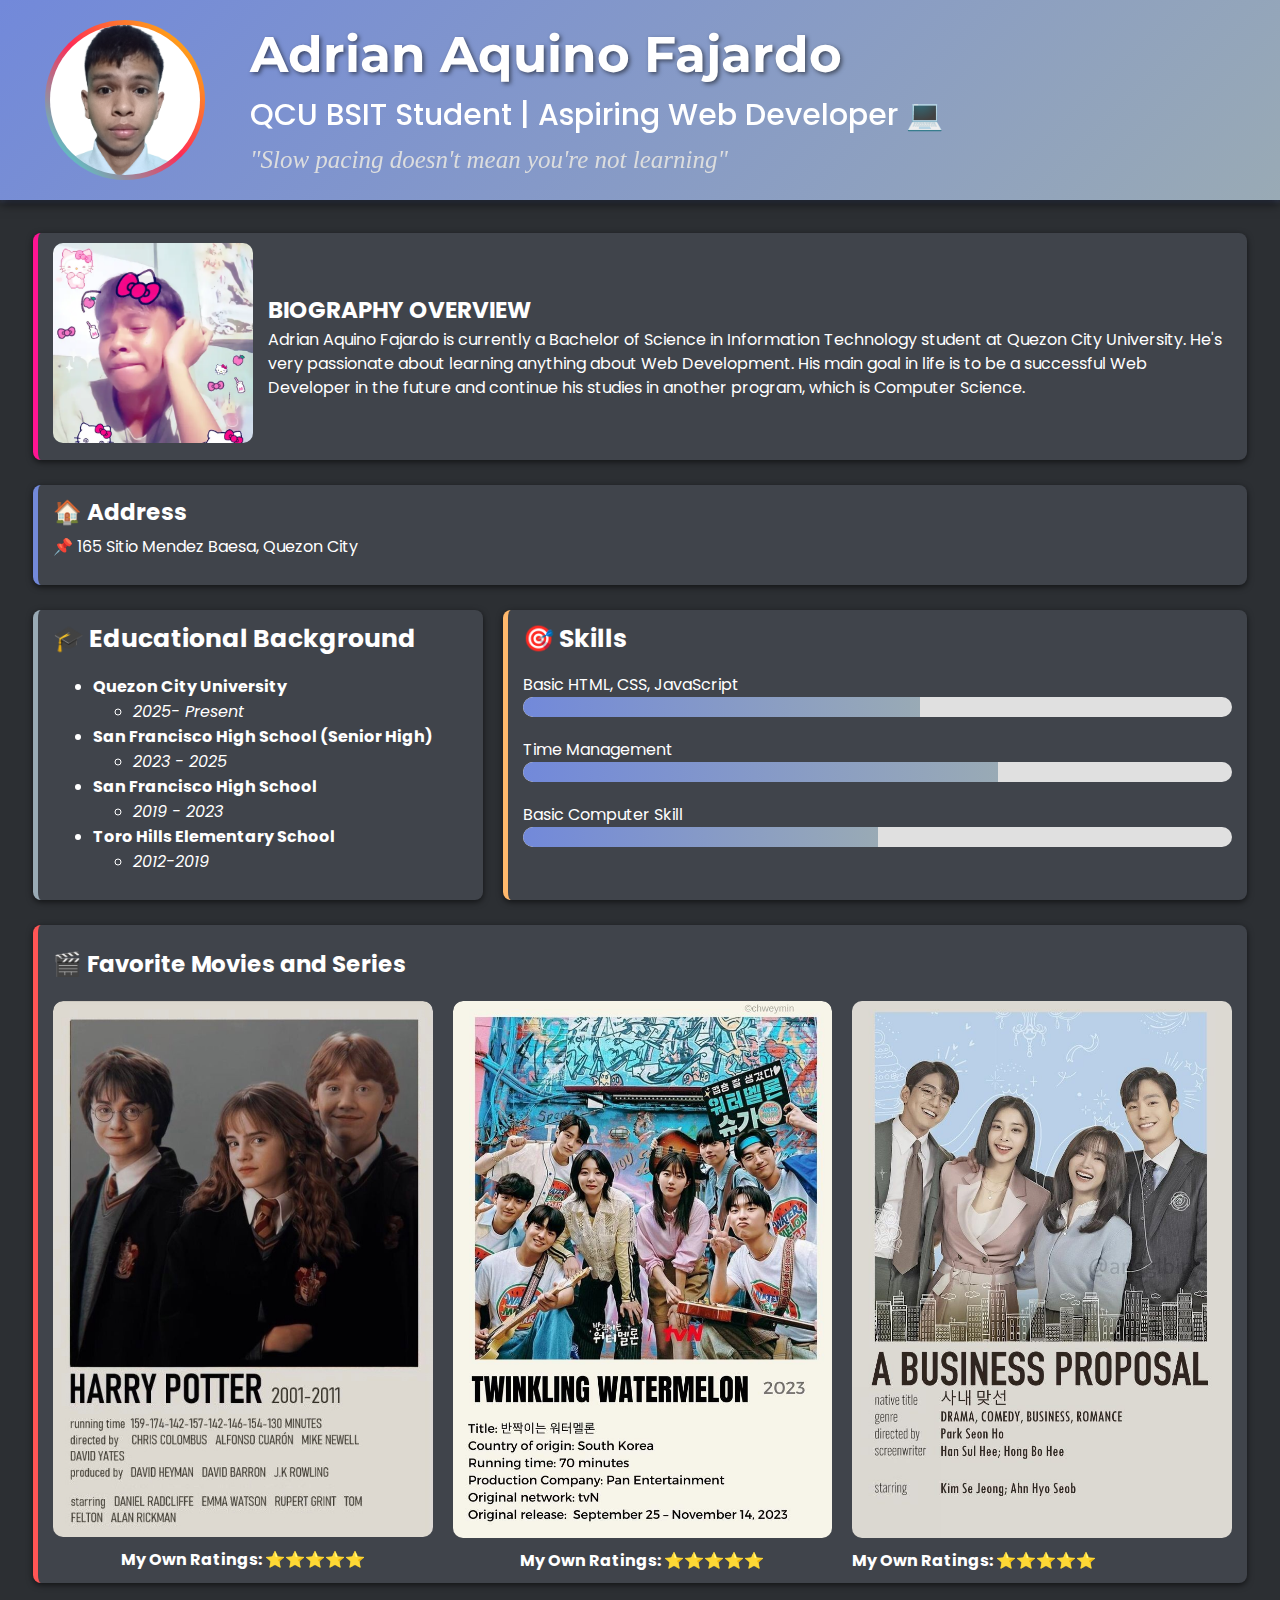
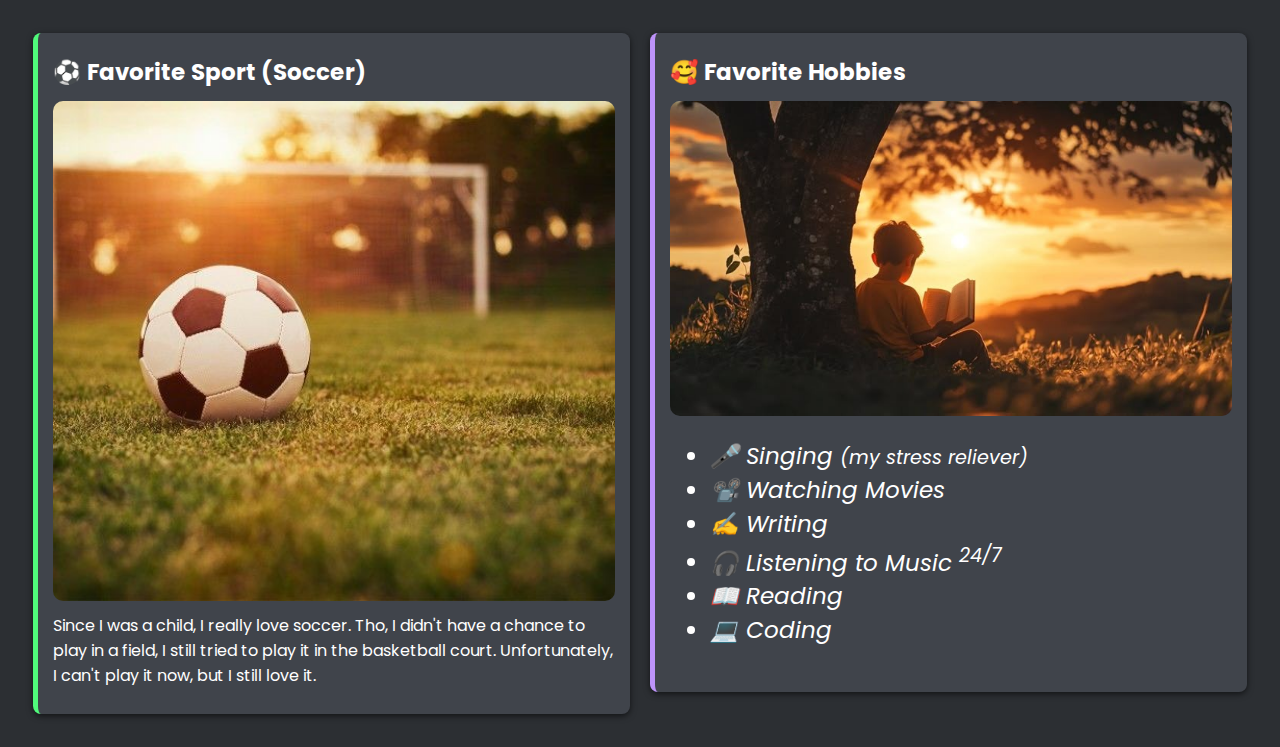
<file: index.html>
<!DOCTYPE html>
<html lang="en">
<head>
  <meta charset="UTF-8">
  <meta http-equiv="X-UA-Compatible" content="IE=Edge">
  <meta name="viewport" content="width=device-width, initial-scale=1.0">
  
  <link rel="stylesheet" href="style.css">

  <title>Fajardo's Infographics</title>
 
  <link rel="preconnect" href="https://fonts.googleapis.com">
  <link rel="preconnect" href="https://fonts.gstatic.com" crossorigin>
  <link href="https://fonts.googleapis.com/css2?family=Roboto+Condensed:ital,wght@0,100..900;1,100..900&family=Roboto:ital,wght@0,100..900;1,100..900&display=swap" rel="stylesheet"> 
  
  <link rel="preconnect" href="https://fonts.googleapis.com">
  <link rel="preconnect" href="https://fonts.gstatic.com" crossorigin>
  <link href="https://fonts.googleapis.com/css2?family=Poppins:ital,wght@0,100;0,200;0,300;0,400;0,500;0,600;0,700;0,800;0,900;1,100;1,200;1,300;1,400;1,500;1,600;1,700;1,800;1,900&family=Roboto+Condensed:ital,wght@0,100..900;1,100..900&family=Roboto:ital,wght@0,100..900;1,100..900&display=swap" rel="stylesheet">
  
  <link rel="preconnect" href="https://fonts.googleapis.com">
  <link rel="preconnect" href="https://fonts.gstatic.com" crossorigin>
  <link href="https://fonts.googleapis.com/css2?family=Montserrat:ital,wght@0,100..900;1,100..900&family=Poppins:ital,wght@0,100;0,200;0,300;0,400;0,500;0,600;0,700;0,800;0,900;1,100;1,200;1,300;1,400;1,500;1,600;1,700;1,800;1,900&family=Roboto+Condensed:ital,wght@0,100..900;1,100..900&family=Roboto:ital,wght@0,100..900;1,100..900&display=swap" rel="stylesheet">
</head>

<body>
  <div class="header-section">
    
    <div class="left-section">
      <div class="picture-area">
        <img class="my-pic" src="images/profile-pic.png">
      </div>
    </div>
    
    <div class="middle-section">
      <div class="info-area">
              <div class="my-name">Adrian Aquino Fajardo </div>
              <div class="short-desc">QCU BSIT Student | Aspiring Web Developer 💻</div>
              <font color="#DCDDDE"><div class="motto">"Slow pacing doesn't mean you're not learning"</div></font>
      </div>
    </div>
    
    <div class="right-section"></div>
  </div>
  
  <main class="main">
  <div class="main-container">
    
    <div class="biography-overview">
      <div class="bio-picture">
        <img src="images/hellokitty-me.jpg">
      </div>

      <div class="biography-explanation">
              <b><div style="font-size: 23px">BIOGRAPHY OVERVIEW</div></b>
        Adrian Aquino Fajardo is currently a Bachelor of Science in Information Technology student at Quezon City University. He's very passionate about learning anything about Web Development. His main goal in life is to be a successful Web Developer in the future and continue his studies in another program, which is Computer Science. 
      </div>
    </div>
    <div class="address-section">
      <b>
        <span class="address-name">🏠 Address</span> 
      </b>
      <ul>
        <li>165 Sitio Mendez Baesa, Quezon City</li>
      </ul>
    </div>
    
   <div class="info-container">
     <div class="educ-bg">
      <span class="educ-title">🎓 Educational Background</span>
      <ul>
        <li class="qcu-li-logo"> <b>Quezon City University</b>
          <ul>
            <i><li>2025- Present</li></i>
          </ul>
        </li>
        
        <li><b>San Francisco High School (Senior High)</b>
          <ul>
            <i>
              <li>2023 - 2025</li> 
            </i>
          </ul>
        </li>
        
        <li><b>San Francisco High School</b>
          <ul>
            <i>
               <li>2019 - 2023</li> 
            </i>
          </ul>
        </li>
        
        <li><b>Toro Hills Elementary School</b>
          <ul>
            <i><li>2012-2019</li></i>
          </ul>
        </li>
      </ul>
    </div>
    
    
    <div class="skills-bg">
      
      <div class="skill-title">🎯 Skills</div>
      <div class="skill-name">Basic HTML, CSS, JavaScript</div>
      <div class="skill-bar">
        <div class="skill-fill" style=" width:56%" ></div>
      </div>
      

      <div class="skill-name">Time Management</div>
      <div class="skill-bar">
        <div class="skill-fill" style=" width: 67%"></div>
      </div>
      
      <div class="skill-name">Basic Computer Skill</div>
      <div class="skill-bar">
        <div class="skill-fill" style=" width: 50%"></div>
      </div>
      
    </div>
   </div>
   
   <div class="movies-box">
     
     <div class="title-section"><b>🎬 Favorite Movies and Series</b></div>
     
     <div class="grid-movies">
       <div class="movie-one">
         <div class="movie-one-image">
            <a href="https://youtu.be/w81GvNtsKp8?si=9aO4b_VVi-E8xyZl">
                      <img class="harry-potter-image" src="images/harry-potter.jpg">
            </a>
         </div>
         <div class="movie-one-title"><b>My Own Ratings: ⭐⭐⭐⭐⭐</b></div>
         <div class="movie-one-desc"></div>
       </div>

      <div class="movie-two">
         <div class="movie-two-image">
            <a href="https://youtu.be/DqceSqn0hiA?si=BFv-eImw9zYARYl6">
               <img src="images/twinkling-watermelon.jpg">
            </a>
         </div>
         <div class="movie-two-title">
           <b>My Own Ratings: ⭐⭐⭐⭐⭐</b>
         </div>
         <div class="movie-two-desc"></div>
       </div>

      <div class="movie-three">
         <div class="movie-three-image">
          <a href="https://youtu.be/M-PHcxPyasA?si=VKskn1jH373mTNo7">
             <img src="images/business-proposal.jpg"> 
          </a>
         </div>
         <div class="movie-three-title">
           <b>My Own Ratings: ⭐⭐⭐⭐⭐</b>
         </div>
         <div class="movie-desc"></div>
       </div>
       
     </div>
     
   </div>
    
  </div>
  
  <div class="s-b-box">
    
    <div class="sports-hobbies-grid">
      <div class="sports-bg">
        <div class="sports-title"><b>⚽ Favorite Sport (Soccer)</b></div>
        <div class="sports-image">
          <img src="images/soccer.jpg">
        </div>
        <p class="explanation-sports"> Since I was a child, I really love soccer. Tho, I didn't have a chance to play in a field, I still tried to play it in the basketball court. Unfortunately, I can't play it now, but I still love it.</p>
      </div>
      <div class="hobbies-bg">
        <div class="hobbies-title">
        <b>
          🥰 Favorite Hobbies </b> 
        </div>

       
       <div class="hobbies-image">
         <img src="images/my-hobbies.jpg">
       </div>
       
      <div class="hobbies-ul">
        <ul>
          <em> 
            <li>🎤 Singing <small>(my stress reliever)</small></li>
            <li>📽️ Watching Movies</li>
            <li>✍️ Writing</li>
            <li>🎧 Listening to Music <sup>24/7</sup></li>
            <li>📖 Reading</li>
            <li>💻 Coding</li>
          </em>
        </ul>
      </div>
       
       </div>
    </div>
  </div>
  
  </div>
  
</main>
  
  
 
</body>
</html>
</file>
<file: style.css>
body {
    font-size: 16px;
    font-family: "Roboto", sans-serif;
    background-color: #2C2F33;
}

.header-section {
  position: fixed;
  top: 0;
  left: 0;
  right: 0;
  height: 200px;
  background: linear-gradient(135deg, #7289DA, #99AAB5);
  display: flex;
  justify-content: space-between;
  align-items: center;
  box-shadow: 0 4px 10px rgba(0, 0, 0, 0.6), 0 2px 4px rgba(114, 137, 218, 0.3); 
} 

.left-section,
.middle-section {
  height: 100%; 
  display: flex;
  flex-direction: column;
  justify-content: center;
}
 
.left-section {
    width: 200px;
    padding: 0 25px;
    flex-direction: row;
    display: flex;
    justify-content: center;
    align-items: center; 
}

.picture-area {
    width: 150px;
    height: 150px;
    border-radius: 50%;
    background: linear-gradient(45deg, #25F4EE, #FE2C55, #FFCC00);
    padding: 5px;
    
    
}

.my-pic {
    overflow: hidden;
    width: 100%;
    height: 100%;
    object-fit: cover;
    border-radius: 50%;
    
    
}

.middle-section {
    flex: 1;
    display: flex;
    flex-direction: column;
    justify-content: center;
    align-items: flex-start;
    height: 100%;
}

.info-area {
    height: 150px;
}

.my-name {
    color: white;
    font-size: 50px;
    font-family: "Montserrat", sans-serif;
    font-weight: bold;
    line-height: 1.2;
    margin-bottom: 10px;
    text-shadow: 2px 2px 4px rgba(0,0,0,0.5);
}

.short-desc {
    color: white;
    font-size: 30px;
    margin-bottom: 8px;
    font-family: "Poppins", sans-serif;
    font-weight: 500;
    line-height: 1.3;
}

.motto {
    color: #DCDDDE;
    font-size: 25px;
    margin-top: 3px;
    font-family: open sans;
    font-style: italic;
    line-height: 1.4;
}

.main {
    padding-top: 200px;
}

.address-section {
    font-family: 'Poppins', sans-serif;
    font-size: 16px;
    color: #ffffff;
    background-color: #40444B;
    padding: 10px 15px;
    border-radius: 8px;
    margin: 25px;
    box-shadow: 0 2px 6px rgba(0, 0, 0, 0.6);
    border-left: solid 5px #7289DA;
}
.address-section ul {
    list-style: none; 
    padding-left: 0;
    margin-top: 5px;
}
.address-section li::before {
    content: "📌 ";
}

.address-name {
    font-size: 23px;
}

.info-container {
    display: grid;
    grid-template-columns: 450px 1fr;
    gap: 20px;
    margin: 25px;
    align-items: stretch;
}

.educ-bg,
.skills-bg, .movies-box, .sports-bg, .hobbies-bg, .biography-overview{
    font-family: 'Poppins', sans-serif;
    font-size: 16px;
    color: #ffffff;
    background-color: #40444B;
    padding: 10px 15px;
    border-radius: 8px;
    box-shadow: 0 2px 6px rgba(0, 0, 0, 0.6);
    display: flex;
    flex-direction: column;
}

.biography-overview {
  display: flex;
  flex-direction: row;
  align-items: center; 
  gap: 15px; 
  font-family: 'Poppins', sans-serif;
  font-size: 16px;
  color: #ffffff;
  background-color: #40444B;
  padding: 10px 15px;
  border-radius: 8px;
  box-shadow: 0 2px 6px rgba(0, 0, 0, 0.6);
  border-left: solid 5px deeppink;
  margin: 25px;
}

.bio-picture img {
  width: 200px;
  height: 200px; 
  object-fit: cover;
  border-radius: 10px;
}

.biography-explanation {
  flex: 1; 
  line-height: 1.5;
}

.educ-bg {
    border-left: solid 5px #99AAB5;
}

.educ-title {
    font-size: 25px;
    font-weight: bold;
}


.skills-bg {
    border-left: solid 5px #FFB86C;
}

.skill-title {
    font-size: 25px;
    margin-bottom: 14px;
    font-weight: bold;
}
.skill-bar {
    width: 100%;
    background-color: #E0E0E0;
    height: 20px;
    border-radius: 10px;
    overflow: hidden;
    margin-bottom: 20px;
}

.skill-fill {
    height: 100%;
    background: linear-gradient(to right, #7289DA, #99AAB5);
    border-radius: 10px 0 0 10px;
}

.movies-box {
    border-left: solid 5px  #FF5555;
    margin: 0px 25px;
}

.title-section {
    font-size: 23px;
    margin-top: 12px;
}

.grid-movies {
    display : grid;
    grid-template-columns: repeat(3, 1fr);
    gap: 20px;
    align-items: start;
    margin-top: 20px;
}

.movie-one, .movie-two{
    border-radius: 10px;
    overflow: hidden;
    text-align: center;
}


.movie-one-image img, .movie-two-image img, .movie-three-image img{
    width: 100%;
    height: auto;
    display: block;
    object-fit: cover;
    border-radius: 10px;
    margin-bottom: 10px;
}

.sports-hobbies-grid{
    display : grid;
    grid-template-columns: repeat(2, 1fr);
    gap: 20px;
    align-items: start;
    margin-top: 25px;
}

.sports-bg {
    border-left: solid 5px #50FA7B;
    margin: 25px 0 25px 25px;
}

.hobbies-bg {
    border-left: solid 5px #BD93F9;
    margin: 25px 25px 25px 0;
    font-size: 23px;
}


.sports-title, .hobbies-title{
    font-size: 23px;
    margin-top: 12px;
}

.sports-image img {
    width: 100%;
    height: auto;
    display: block;
    object-fit: cover;
    border-radius: 10px;
    margin-top: 12px;
}

.explanation-sports {
    display: flex;
    flex-direction: row;
    align-items: center;
    justify-content: flex-start;
    margin-top: 12px;
}

.hobbies-ul {
    margin-bottom: 12px;
}

.hobbies-image img {
    width: 100%;
    height: auto;
    display: block;
    object-fit: cover;
    border-radius: 10px;
    margin: 12px 25px 0 0px;
}


@media (max-width: 768px) {
  .header-section {
    height: 80px;
    padding: 5px 12px 20px 12px;
    display: flex;
    justify-content: flex-start;
    align-items: center;
    gap: 10px;
  }

  .left-section {
    width: auto;
    padding: 0;
    display: flex;
    justify-content: center;
    align-items: center;
  }

  .picture-area {
    width: 50px;
    height: 50px;
    flex-shrink: 0;
  }

  .middle-section {
    flex: 1;
    display: flex;
    flex-direction: column;
    justify-content: center;
    align-items: flex-start;
    text-align: left;
  }
  
  .info-area {
    height: 50px;
  }

  .my-name {
    font-size: 16px;
    margin-bottom: 1px;
    white-space: nowrap;
    overflow: hidden;
    text-overflow: ellipsis;
  }

  .short-desc {
    font-size: 12px;
    margin-bottom: 1px;
  }

  .motto {
    font-size: 11px;
  }

  .main {
    padding-top: 100px;
  }

.biography-overview {
    flex-direction: column;
    text-align: center;
    margin: 15px;
    padding: 15px;
  }

  .bio-picture img {
    width: 120px;
    height: 120px;
    margin-bottom: 10px;
  }

  .biography-explanation {
    font-size: 14px;
    line-height: 1.4;
  }


  .info-container {
    grid-template-columns: 1fr;
    margin: 0 15px; 
  }

  .grid-movies {
    grid-template-columns: 1fr;
  }

  .sports-hobbies-grid {
    grid-template-columns: 1fr;
    justify-items: center;
  }



  .educ-bg,
  .skills-bg,
  .movies-box,
  .sports-bg,
  .hobbies-bg {
    width: 100%;
    max-width: 400px;
    margin: 0 auto 20px auto; 
    box-sizing: border-box;
  }
}
</file>
